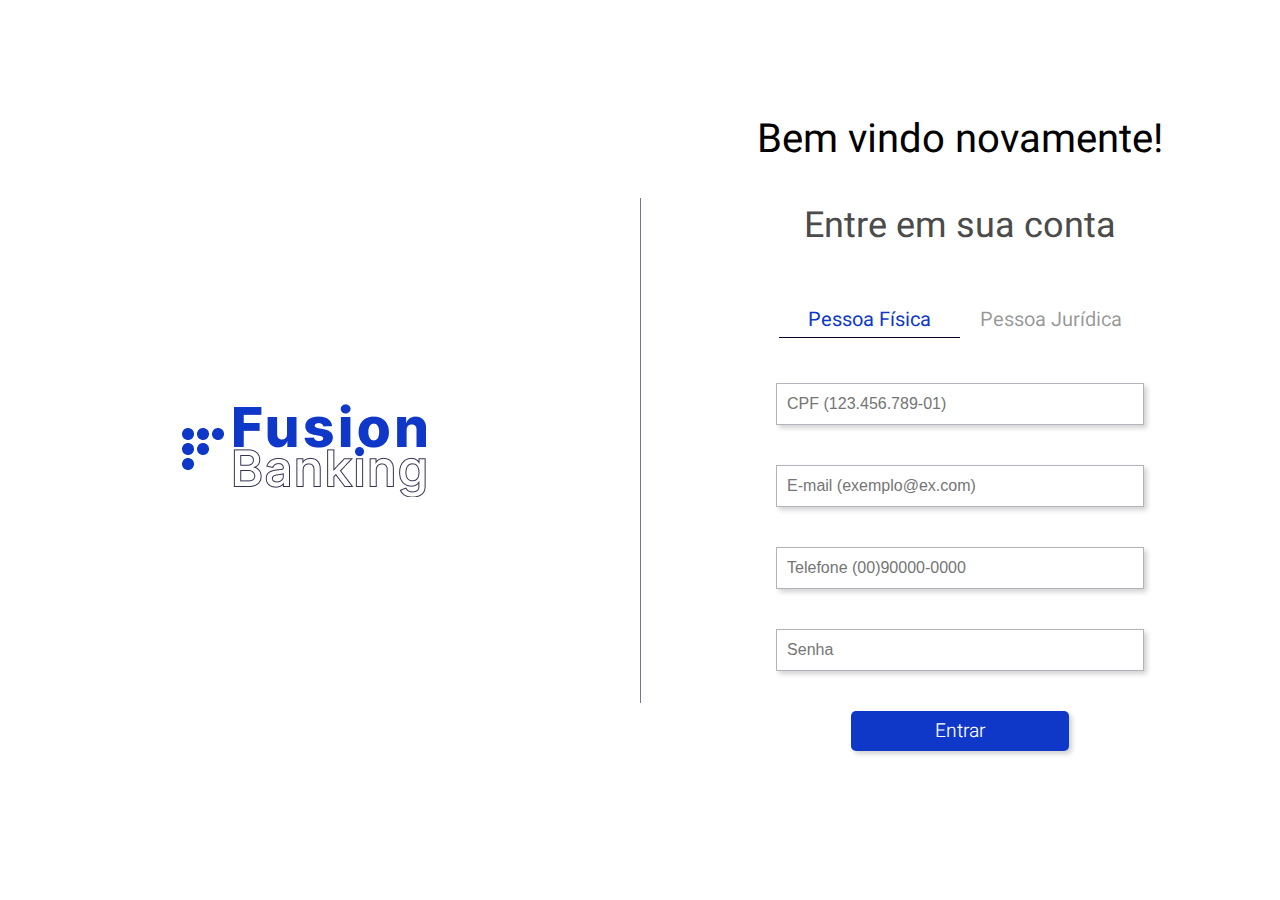
<file: index.html>
<!DOCTYPE html>
<html lang="pt-br">
<head>
    <meta charset="UTF-8">
    <meta http-equiv="X-UA-Compatible" content="IE=edge">
    <meta name="viewport" content="width=device-width, initial-scale=1.0">


    <link rel="stylesheet" href="https://cdnjs.cloudflare.com/ajax/libs/font-awesome/6.2.0/css/all.min.css" integrity="sha512-xh6O/CkQoPOWDdYTDqeRdPCVd1SpvCA9XXcUnZS2FmJNp1coAFzvtCN9BmamE+4aHK8yyUHUSCcJHgXloTyT2A==" crossorigin="anonymous" referrerpolicy="no-referrer" />

    <link rel="stylesheet" href="styles/index.css">

    <title>Login</title>
</head>
<body>
    <section class="login-left">
        <div class="container-login-logo">
            <div class="logo-login"></div>
        </div>
    </section>

    <section class="login-right">
        <h1>Bem vindo novamente!</h1>
        <h2>Entre em sua conta</h2>
        <div class="content">

            <div class="tab-options">
                <div class="tab-option selected fisica" id="fisica">
                    <span>Pessoa Física</span>
                </div>
                <div class="tab-option juridica" id="juridica">
                    <span>Pessoa Jurídica</span>
                </div>
            </div>

            <form class="container-inputs" id="form-login">
                <p id="cpf">
                    <input type="text" name="cpf" id="" placeholder="CPF (123.456.789-01)">
                    <span id="span-cpf">CPF inválido, por favor siga o padrão 123.456.789-01</span>
                </p>
                <p id="email">
                    <input type="text" name="email" id="" placeholder="E-mail (exemplo@ex.com)">
                    <span id="span-email">Email inválido, por favor siga o padrão exemplo@ex.com</span>
                </p>
                <p id="fone">
                    <input type="tel" name="fone" id="" placeholder="Telefone (00)90000-0000">
                    <span id="span-fone">Fone inválido, por favor siga o padrão (00)90000-0000</span>
                </p>
                <p id="senha">
                    <input type="password" name="senha" id="" placeholder="Senha">
                    <span id="span-senha">Senha deve ter ao menos 1 letra, 1 número e 5 caracteres no total</span>
                </p>
                <p id="button-login"><input type="submit" value="Entrar" id="login"></p>
            </form>

        </div>
    </section>

    <script src="/js/login.js"></script>
</body>
</html>
</file>
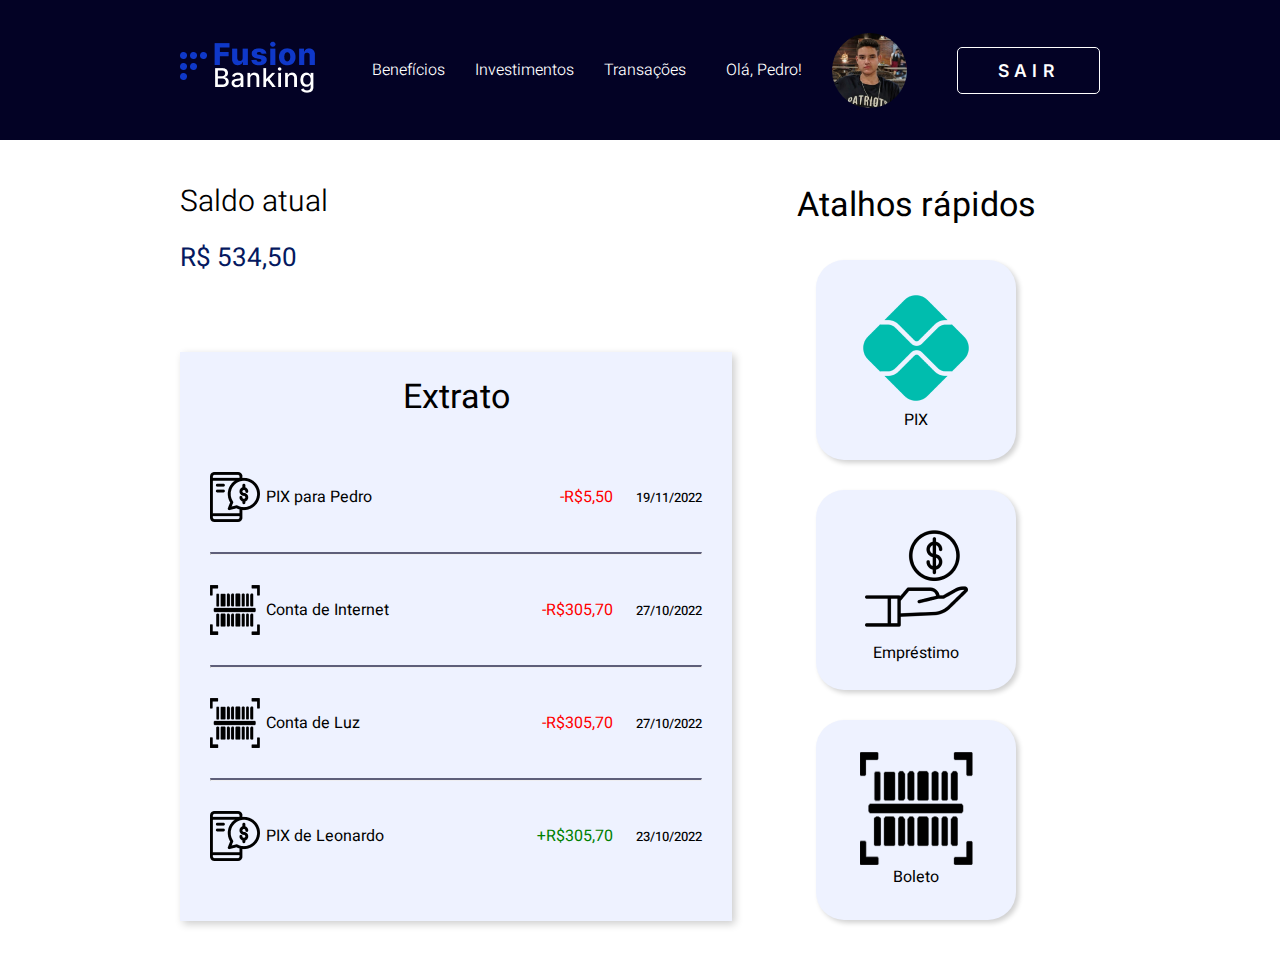
<file: pages/homepage.html>
<!DOCTYPE html>
<html lang="pt-br">
<head>
    <meta charset="UTF-8">
    <meta http-equiv="X-UA-Compatible" content="IE=edge">
    <meta name="viewport" content="width=device-width, initial-scale=1.0">


    <link rel="stylesheet" href="https://cdnjs.cloudflare.com/ajax/libs/font-awesome/6.2.0/css/all.min.css" integrity="sha512-xh6O/CkQoPOWDdYTDqeRdPCVd1SpvCA9XXcUnZS2FmJNp1coAFzvtCN9BmamE+4aHK8yyUHUSCcJHgXloTyT2A==" crossorigin="anonymous" referrerpolicy="no-referrer" />

    <link rel="stylesheet" href="../styles/navbar/navbar.css">

    <link rel="stylesheet" href="/styles/pages/homepage/homepage.css">

    <title>Fusion Bank</title>
</head>
<body>
    <nav id="navbar">
        <div class="logo">
            <img src="../img/logo-navbar.png" alt="Logo do site Fusion Banking" id="logo-navbar">
        </div>

        <div class="options">

            <ul class="nav-left">
                <li><a href="">Benefícios</a></li>
                <li><a href="">Investimentos</a></li>
                <li><a href="">Transações</a></li>
            </ul>

            <ul class="nav-right">
                <div class="user-area">
                    <li><a href="">Olá, Pedro!</a></li>
                    <li id="user-pic"><a href=""><img src="/img/pedro.jpeg" alt=""></a></li>
                </div>
                <li><button id="logout">SAIR</button></li>
            </ul>
            
        </div>

        <div class="burguer" onclick="toggleSidebar()">
            <i class="fa-solid fa-bars nav-icon"></i>
        </div>
        
    </nav>
    <main id="content">

        <section class="informacoes">

            <section class="saldo">
                <h1>Saldo atual</h1>
                <i class="fa-solid fa-eye" id="icon"></i>
                <!-- <i class="fa-solid fa-eye-slash" id="icon"></i> -->
                <!-- <img src="/img/slashed-eye.png" alt=""> -->
                <p id="balance">R$ 534,50</p>
            </section>
    
            <section class="extrato">
                <h1>Extrato</h1>

                <div class="transacao">

                    <div class="tipo-transacao">
                        <img src="/img/phone-transaction.png" alt="">
                        <p>PIX para Pedro</p>
                    </div>
                    <div class="info-transacao">
                        <span class="saida">-R$5,50</span>
                        <span>19/11/2022</span>
                    </div>

                </div>
            
                <hr>

                <div class="transacao">

                    <div class="tipo-transacao">
                        <img src="/img/boleto.png" alt="">
                        <p>Conta de Internet</p>
                    </div>
                    <div class="info-transacao">
                        <span class="saida">-R$305,70</span>
                        <span>27/10/2022</span>
                    </div>

                </div>

                <hr>

                <div class="transacao">

                    <div class="tipo-transacao">
                        <img src="/img/boleto.png" alt="">
                        <p>Conta de Luz</p>
                    </div>
                    <div class="info-transacao">
                        <span class="saida">-R$305,70</span>
                        <span>27/10/2022</span>
                    </div>

                </div>

                <hr>

                <div class="transacao">

                    <div class="tipo-transacao">
                        <img src="/img/phone-transaction.png" alt="">
                        <p>PIX de Leonardo</p>
                    </div>
                    <div class="info-transacao">
                        <span class="entrada">+R$305,70</span>
                        <span>23/10/2022</span>
                    </div>

                </div>

            </section>

        </section>

        <section class="atalhos">
            <h1>Atalhos rápidos</h1>

            <div class="container-cards">

                <div class="card-atalho">
                    <img src="/img/pix.png" alt="">
                    <span>PIX</span>
                </div>

                <div class="card-atalho">
                    <img src="/img/emprestimo.png" alt="">
                    <span>Empréstimo</span>
                </div>

                <div class="card-atalho">
                    <img src="/img/boleto-card.png" alt="">
                    <span>Boleto</span>
                </div>
            </div>
        </section>

    </main> 

    <script src="../js/navbar.js"></script>
    <script src="/js/homepage.js"></script>
</body>
</html>
</file>
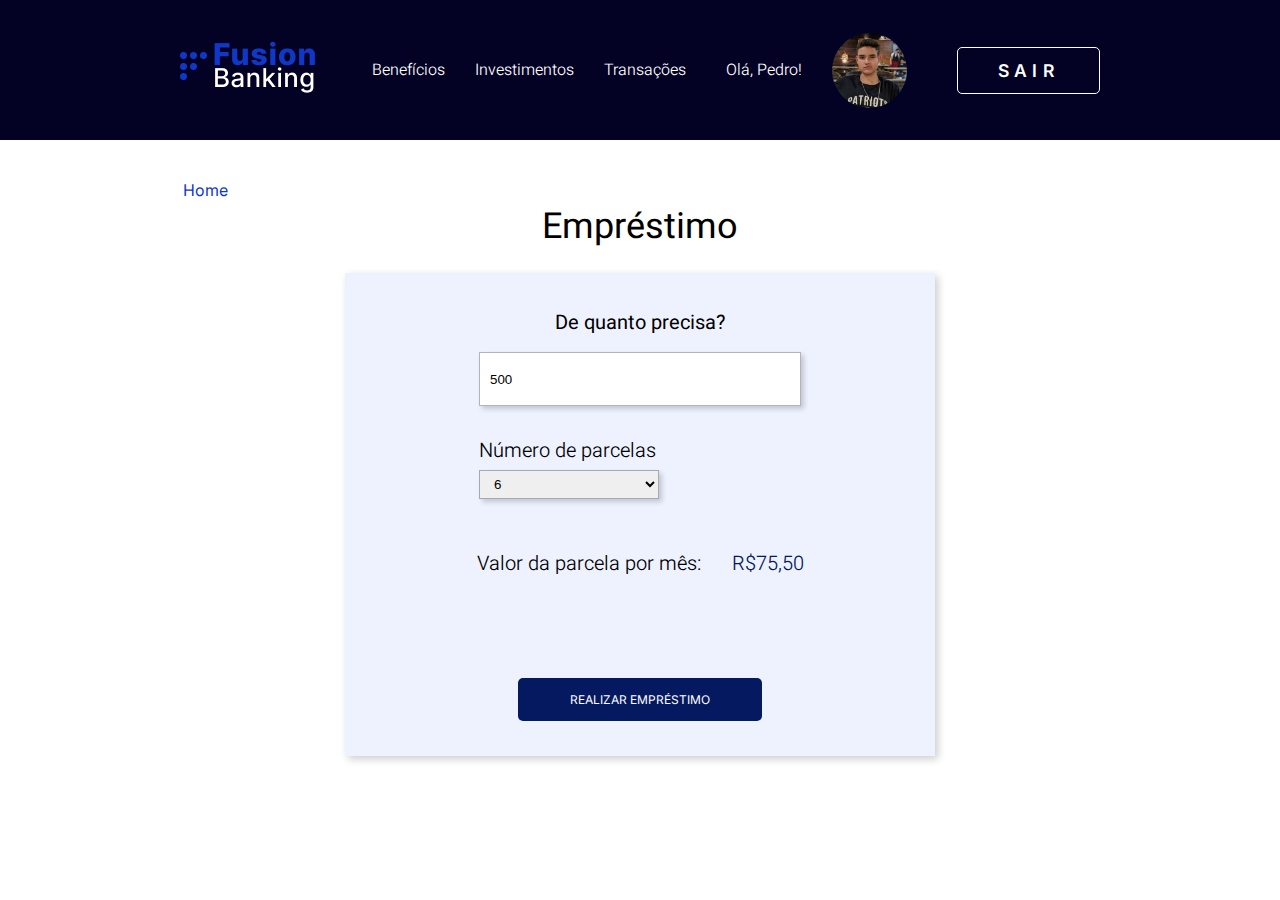
<file: pages/loan.html>
<!DOCTYPE html>
<html lang="pt-br">
<head>
    <meta charset="UTF-8">
    <meta http-equiv="X-UA-Compatible" content="IE=edge">
    <meta name="viewport" content="width=device-width, initial-scale=1.0">


    <link rel="stylesheet" href="https://cdnjs.cloudflare.com/ajax/libs/font-awesome/6.2.0/css/all.min.css" integrity="sha512-xh6O/CkQoPOWDdYTDqeRdPCVd1SpvCA9XXcUnZS2FmJNp1coAFzvtCN9BmamE+4aHK8yyUHUSCcJHgXloTyT2A==" crossorigin="anonymous" referrerpolicy="no-referrer" />

    <link rel="stylesheet" href="../styles/navbar/navbar.css">
    <link rel="stylesheet" href="/styles/pages/loan/loan.css">

    
    <title>Empréstimo</title>
</head>
<body>
    <nav id="navbar">
        <div class="logo">
            <img src="../img/logo-navbar.png" alt="Logo do site Fusion Banking" id="logo-navbar">
        </div>

        <div class="options">

            <ul class="nav-left">
                <li><a href="">Benefícios</a></li>
                <li><a href="">Investimentos</a></li>
                <li><a href="">Transações</a></li>
            </ul>

            <ul class="nav-right">
                <div class="user-area">
                    <li><a href="">Olá, Pedro!</a></li>
                    <li id="user-pic"><a href=""><img src="/img/pedro.jpeg" alt=""></a></li>
                </div>
                <li><button id="logout">SAIR</button></li>
            </ul>
            
        </div>

        <div class="burguer" onclick="toggleSidebar()">
            <i class="fa-solid fa-bars nav-icon"></i>
        </div>
        
    </nav>
    <a href="/pages/homepage.html" class="home"><i class="fa-solid fa-chevron-left"></i>Home</a>
    <main id="content">

        <h1>Empréstimo</h1>

        <form action="" class="form-emprestimo" id="form-emprestimo">
            
            <h2>De quanto precisa?</h2>
    
            <div class="container-inputs">
                <input type="number" name="valor-emprestimo" id="valor-emprestimo" placeholder="Insira o valor desejado" value="500" min="500" >
                <label for="parcelas">Número de parcelas</label>
                <select name="parcelas" id="parcelas">
                    <option value="6">6</option>
                    <option value="12">12</option>
                    <option value="24">24</option>
                    <option value="48">48</option>
                </select>   
            </div>
            <p>Valor da parcela por mês: <span id="valor-parcelas">R$75,50</span></p>
            <input type="submit" value="Realizar Empréstimo" id="submit-emprestimo">

        </form>
        
    </main>
 
    <script src="/js/navbar.js"></script>
    <script src="/js/loan.js"></script>
</body>
</file>
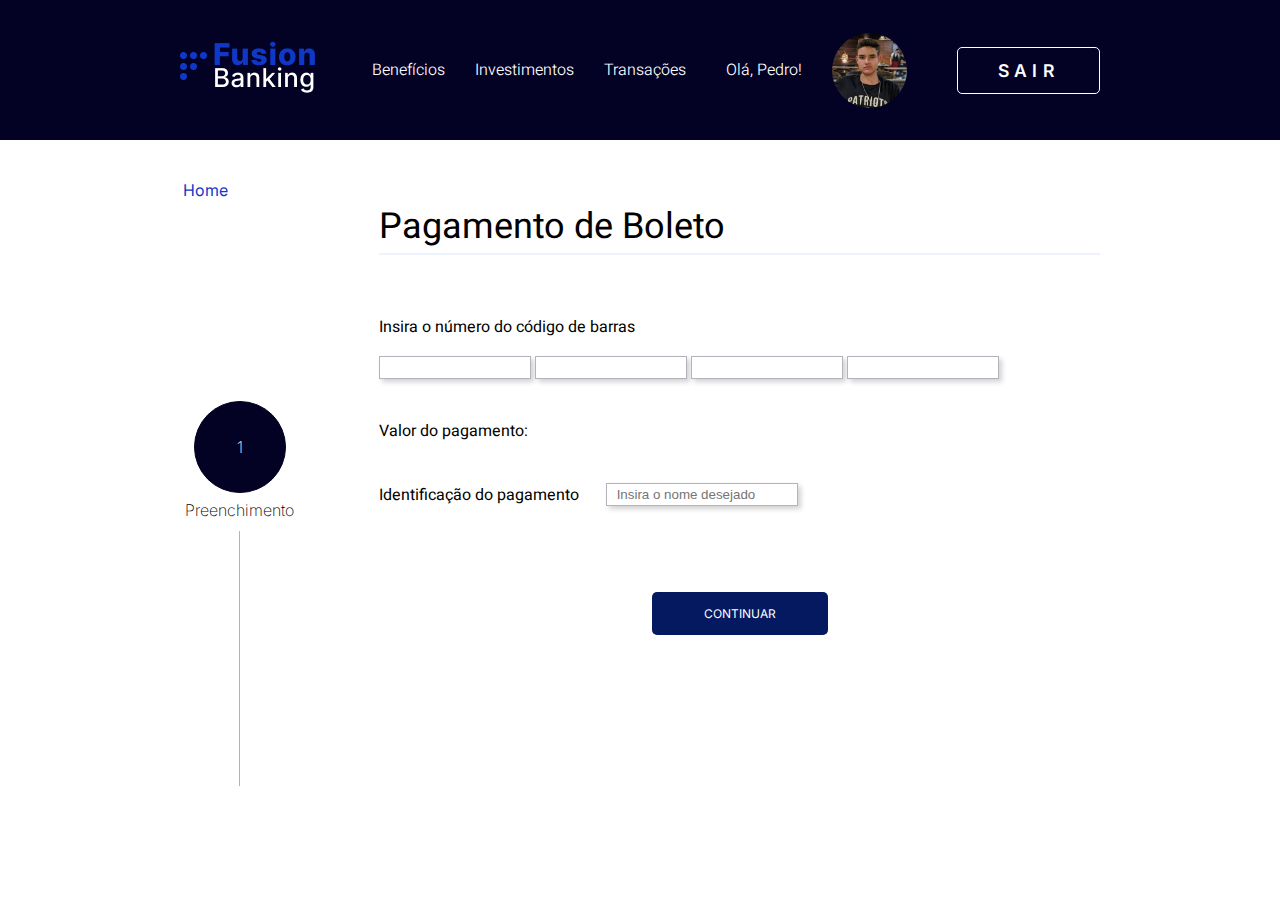
<file: pages/payment.html>
<!DOCTYPE html>
<html lang="pt-br">
<head>
    <meta charset="UTF-8">
    <meta http-equiv="X-UA-Compatible" content="IE=edge">
    <meta name="viewport" content="width=device-width, initial-scale=1.0">


    <link rel="stylesheet" href="https://cdnjs.cloudflare.com/ajax/libs/font-awesome/6.2.0/css/all.min.css" integrity="sha512-xh6O/CkQoPOWDdYTDqeRdPCVd1SpvCA9XXcUnZS2FmJNp1coAFzvtCN9BmamE+4aHK8yyUHUSCcJHgXloTyT2A==" crossorigin="anonymous" referrerpolicy="no-referrer" />

    <link rel="stylesheet" href="../styles/navbar/navbar.css">
    <link rel="stylesheet" href="/styles/pages/payment/payment.css">

    
    <title>Boleto</title>
</head>
<body>
    <nav id="navbar">
        <div class="logo">
            <img src="../img/logo-navbar.png" alt="Logo do site Fusion Banking" id="logo-navbar">
        </div>

        <div class="options">

            <ul class="nav-left">
                <li><a href="">Benefícios</a></li>
                <li><a href="">Investimentos</a></li>
                <li><a href="">Transações</a></li>
            </ul>

            <ul class="nav-right">
                <div class="user-area">
                    <li><a href="">Olá, Pedro!</a></li>
                    <li id="user-pic"><a href=""><img src="/img/pedro.jpeg" alt=""></a></li>
                </div>
                <li><button id="logout">SAIR</button></li>
            </ul>
            
        </div>

        <div class="burguer" onclick="toggleSidebar()">
            <i class="fa-solid fa-bars nav-icon"></i>
        </div>
        
    </nav>
    <a href="/pages/homepage.html" class="home"><i class="fa-solid fa-chevron-left"></i>Home</a>
    <main id="content">
        <!-- Botão HOME-->
        

        <!-- Passos e Barra de progresso -->
        <section class="progress">
            <div class="wrapper-round  wrapper-round-active"  id="wrapper-round-1">
                <div class="round">
                    <span class="step-number">1</span>
                </div>
                <p>Preenchimento</p>
            </div>
            <div class="wrapper-round" id="wrapper-round-2">
                <div class="round">
                    <span class="step-number">2</span>
                </div>
                <p>Confirmação</p>
            </div>
            <div class="wrapper-round" id="wrapper-round-3">
                <div class="round">
                    <span class="step-number">3</span>
                </div>
                <p>Pagamento</p>
            </div>
        </section>
        <!-- Conteúdo a ser inserido posteriormente -->
        <section class="payment-content">

            <h1>Pagamento de Boleto</h1>
            <hr>
            <!-- FORMULARIO -->
            <form action="#" class="form">
    
                <!-- PASSO 1 -->
                <div class="form-step form-step-active"  id="div-step-1">
    
                    <div class="container-passo1">
                        
                        <div class="container-inputs">
                            <p>Insira o número do código de barras</p>
                            <input type="text" name="codigo1" id="codigo1" class="input-barras">
                            <input type="text" name="codigo2" id="codigo2" class="input-barras">
                            <input type="text" name="codigo3" id="codigo3" class="input-barras">
                            <input type="text" name="codigo4" id="codigo4" class="input-barras">
                            <br>
                            <span class="alerta" id="span-codigo-barras">Todos os campos devem estar preenchidos com 5 ou mais valores numéricos.</span>
                        </div>
                        <p class="valor-boleto">Valor do pagamento: <span id="valor-boleto"></span></p>
                        <div class="payment-id">
                            <p>Identificação do pagamento</p>
                            <input type="text" name="nome-pagamento" id="nome-pagamento" placeholder="Insira o nome desejado">
                            <br>

                        </div>
                        <span class="alerta" id="span-nome-boleto">O nome do boleto não pode estar vazio.</span>
                    </div>
                    
                    <div class="step-btn">
                        <button class="continue" id="btn-cont1">Continuar</button>
                    </div>
    
                </div>
    
                <!-- PASSO 2 -->
                <div class="form-step" id="div-step-2">
                    <div class="container-passo2">
    
                        <table border="1">
                            <tr>
                                <td>Representação numérica do código de barras:</td>
                                <td id="codigo-barras">8446774800876 55344577200 34144143  1344144</td>
                            </tr>
                            <tr>
                                <td>Data de débito:</td>
                                <td id="data">24/11/2022</td>
                            </tr>
                            <tr>
                                <td>Descrição:</td>
                                <td id="descricao">Débito em conta</td>
                            </tr>
                            <tr>
                                <td>Valor:</td>
                                <td id="valor">R$XX,XX</td>
                            </tr>
                            <tr>
                                <td>Identificação do pagamento:</td>
                                <td id="identificacao">Conta de Luz</td>
                            </tr>
                        </table>
    
                    </div>
    
                    <div class="step-btn">
                        <button class="continue" id="btn-cont2">Continuar</button>
                    </div>
                    
                </div>
    
                <!-- PASSO 3 -->
                <div class="form-step" id="div-step-3">
                    
                    <div class="container-passo3">
                        <p>Digite sua senha de transação para finalizar o pagamento</p>
                        <div class="container-input-senha">
                            <label for="senha-transacao">Senha</label>
                            <input type="password" name="senha-transacao" id="senha-transacao">
                            
                        </div>
                        <span class="alerta-senha" id="span-senha-transacao">A senha deve possuir exatamente 4 caracteres numéricos.</span>
                    </div>
                    
    
                    <div class="step-btn">
                        <button class="finish" id="btn-finish">Finalizar</button>
                    </div>
                    
                </div>
    
            </form>

        </section>


    </main>
    <div class="payment-approved">
        <div class="card-payment">
            <div class="card-top">
                <img src="/img/success2.png" alt="">
            </div>
            <div class="card-bottom">
                <h2>Pagamento realizado com sucesso!</h2>
                <p>Voltando para a home page...</p>
            </div>
            
        </div>
    </div>

    <script src="/js/navbar.js"></script>
    <script src="/js/payment.js"></script>
    <script src="/js/tdd-payment.js"></script>
</body>
</html>
</file>
<file: styles/index.css>
@import url("https://fonts.googleapis.com/css2?family=Heebo:wght@100;200;300;400;500;600;700&display=swap");
@import url("https://fonts.googleapis.com/css2?family=Inter:wght@100;200;300;400;500;600;700;800&display=swap");
/* ----- FONTES -----*/
/* ----- CORES -----*/
* {
  padding: 0;
  margin: 0;
  text-decoration: none !important;
  list-style: none !important;
}

body, .login-left, .login-right {
  display: flex;
  align-items: center;
  justify-content: center;
}

body {
  width: 100vw;
  height: 100vh;
  display: flex;
}
body .login-left {
  width: 50vw;
  align-items: center;
  justify-content: center;
  border-right: 1px solid rgba(3, 2, 37, 0.5411764706);
  height: 505px;
}
body .login-left .logo-login {
  width: 276px;
  height: 93px;
  background-image: url("/img/logo-login.png");
}
body .login-right {
  width: 50vw;
  flex-direction: column;
}
body .login-right h1, body .login-right h2 {
  font-family: "Heebo", sans-serif;
  font-weight: 400;
}
body .login-right h1 {
  font-size: 40px;
  margin-bottom: 30px;
  text-align: center;
}
body .login-right h2 {
  font-size: 36px;
  color: #4B4B4B;
  margin-bottom: 50px;
  text-align: center;
}
body .login-right .content .tab-options {
  display: flex;
  align-items: center;
  justify-content: center;
  margin-bottom: 45px;
}
body .login-right .content .tab-options .tab-option {
  width: 15vw;
  text-align: center;
  padding: 3px;
  cursor: pointer;
  color: rgba(0, 0, 0, 0.412);
}
body .login-right .content .tab-options .selected {
  border-bottom: 1px solid #030225;
  color: #0F38C9;
}
body .login-right .content .tab-options span {
  font-family: "Heebo", sans-serif;
  font-size: 20px;
}
body .login-right .content form.container-inputs {
  display: flex;
  flex-direction: column;
  align-items: center;
}
body .login-right .content form.container-inputs p {
  display: flex;
  flex-direction: column;
  align-items: center;
  justify-content: center;
  margin-bottom: 40px;
  width: 30vw;
}
body .login-right .content form.container-inputs p input {
  width: 99%;
  height: 40px;
  padding-left: 10px;
  border: 1px solid rgba(3, 2, 37, 0.3);
  box-shadow: 3px 3px 5px rgba(0, 0, 0, 0.18);
  font-size: 16px;
}
body .login-right .content form.container-inputs p input:focus {
  outline: none;
  border: 1.2px solid rgba(15, 55, 201, 0.662745098);
}
body .login-right .content form.container-inputs p input[type=submit] {
  cursor: pointer;
  width: 17vw;
  padding: 0;
  border: none;
  border-radius: 5px;
  background-color: #0F38C9;
  color: white;
  font-family: "Heebo", sans-serif;
  font-size: 1.2em;
  font-weight: 300;
}
body .login-right .content form.container-inputs p span {
  display: none;
  color: red;
  font-size: 13px;
}

@media screen and (min-width: 1200px) {
  .login-right .tab-option {
    width: 175px !important;
  }
  .login-right form.container-inputs p {
    width: 360px !important;
  }
}
@media screen and (max-width: 950px) {
  .content {
    width: 50vw;
  }
  .login-left {
    width: 30vw !important;
  }
  .login-right {
    width: 60vw !important;
  }
  .login-right .tab-option span {
    font-family: "Heebo", sans-serif;
    font-size: 16px !important;
  }
}
@media screen and (max-width: 762px) {
  body {
    flex-direction: column;
  }
  body .login-left {
    height: 20vh !important;
    width: 70vw !important;
    border-right: none;
    border-bottom: 1px solid rgba(3, 2, 37, 0.5411764706);
    margin-bottom: 50px;
  }
  body .login-left .logo-login {
    width: 182px;
    height: 68px;
    background-image: url("/img/logo-login-menor.png");
  }
  body .login-right {
    padding: 0 !important;
    height: 80vh !important;
    width: 80vw !important;
  }
  body .login-right h1, body .login-right h2 {
    margin-bottom: 20px;
  }
  body .login-right .content {
    width: 100%;
    height: 100%;
  }
  body .login-right .tab-option {
    width: 175px !important;
  }
  body .login-right form.container-inputs p {
    width: 90vw !important;
  }
  body .login-right form.container-inputs input[type=submit] {
    width: 200px !important;
  }
}
@media screen and (max-width: 506px) {
  .login-right h1 {
    font-size: 30px !important;
  }
  .login-right h2 {
    font-size: 24px !important;
  }
}/*# sourceMappingURL=index.css.map */
</file>
<file: styles/navbar/navbar.css>
@import url("https://fonts.googleapis.com/css2?family=Heebo:wght@100;200;300;400;500;600;700&display=swap");
@import url("https://fonts.googleapis.com/css2?family=Inter:wght@100;200;300;400;500;600;700;800&display=swap");
/* ----- FONTES -----*/
/* ----- CORES -----*/
* {
  padding: 0;
  margin: 0;
  text-decoration: none !important;
  list-style: none !important;
}

nav {
  display: flex;
  align-items: center;
  background-color: #030225;
  height: 140px;
  padding: 0 180px 0 180px;
  font-family: "Heebo", sans-serif;
  font-weight: 300;
  margin-bottom: 40px;
}
nav .logo {
  margin-right: 55px;
  cursor: pointer;
}
nav .options {
  display: flex;
  width: 87%;
  align-items: center;
  justify-content: space-between;
}
nav .options ul {
  display: flex;
  align-items: center;
}
nav .options li {
  margin-right: 30px;
}
nav .options li a {
  color: #FFF;
}
nav .options li:last-child {
  margin: 0;
}
nav .options .nav-right button {
  background: none;
  font-family: "Inter", sans-serif;
  font-size: 1.1em;
  font-weight: 600;
  letter-spacing: 0.305em;
  color: white;
  padding: 12px 40px;
  border: 0.1px solid #FFF;
  border-radius: 5px;
  margin-left: 20px;
}
nav .options .nav-right button:hover {
  cursor: pointer;
}
nav .options .nav-right .user-area {
  display: flex;
  align-items: center;
  justify-content: center;
  margin-right: 30px;
}
nav .options .nav-right .user-area li#user-pic a {
  display: flex;
  align-items: center;
  justify-content: center;
}
nav .options li {
  color: #FFF;
}
nav .options img {
  width: 75px;
  border-radius: 50%;
}
nav .burguer {
  display: none;
}
nav .close-sidebar {
  display: none;
}

@media screen and (max-width: 1265px) {
  nav {
    padding: 0 40px 0 40px;
  }
}
@media screen and (max-width: 980px) {
  body {
    overflow-x: hidden;
  }
  body .burguer {
    display: block !important;
    color: #FFF;
    font-size: 40px;
    position: absolute;
    right: 40px;
    z-index: 2;
  }
  body .options {
    background-color: #05042b;
    position: absolute;
    flex-direction: column;
    justify-content: center !important;
    top: 0;
    height: 100%;
    width: 45vw !important;
    padding: 1em 1em;
    right: -100vw;
    -webkit-animation-duration: 1s;
            animation-duration: 1s;
    z-index: 1;
  }
  body .options .nav-left, body .options .nav-right {
    flex-direction: column;
  }
  body .options li {
    margin-right: 0;
    margin-bottom: 8vh;
  }
  body .options li button {
    margin-left: 0 !important;
  }
  body .options .nav-left {
    margin-top: 5vh;
    margin-bottom: 8vh;
  }
  body .options .nav-right .user-area {
    flex-direction: row-reverse;
    margin: 0;
    margin-bottom: 20vh;
  }
  body .options .nav-right .user-area li {
    margin: 0;
  }
  body .options .nav-right .user-area li#user-pic {
    margin-right: 1em;
  }
  @-webkit-keyframes showSidebar {
    from {
      right: -100vw;
    }
    to {
      right: 0;
    }
  }
  @keyframes showSidebar {
    from {
      right: -100vw;
    }
    to {
      right: 0;
    }
  }
  @-webkit-keyframes hideSidebar {
    from {
      right: 0;
    }
    to {
      right: -100vw;
    }
  }
  @keyframes hideSidebar {
    from {
      right: 0;
    }
    to {
      right: -100vw;
    }
  }
}/*# sourceMappingURL=navbar.css.map */
</file>
<file: styles/pages/homepage/homepage.css>
@import url("https://fonts.googleapis.com/css2?family=Heebo:wght@100;200;300;400;500;600;700&display=swap");
@import url("https://fonts.googleapis.com/css2?family=Inter:wght@100;200;300;400;500;600;700;800&display=swap");
/* ----- FONTES -----*/
/* ----- CORES -----*/
* {
  padding: 0;
  margin: 0;
  text-decoration: none !important;
  list-style: none !important;
}

main {
  margin: 0 auto 50px auto;
  padding: 0 180px;
  display: flex;
  justify-content: space-between;
  font-family: "Heebo", sans-serif;
}
main .informacoes {
  width: 600px;
}
main .informacoes .saldo {
  display: grid;
  grid-template-columns: 1.9fr 0.1fr;
  grid-template-rows: 2fr;
  grid-template-areas: "h1saldo icon" "money money";
  align-items: center;
  grid-row-gap: 15px;
  width: 200px;
  margin-bottom: 75px;
}
main .informacoes .saldo h1, main .informacoes .saldo p {
  font-weight: 300;
}
main .informacoes .saldo h1 {
  grid-area: "h1saldo";
  font-size: 30px;
}
main .informacoes .saldo i {
  grid-area: "icon";
  cursor: pointer;
  font-size: 22px;
}
main .informacoes .saldo p {
  grid-area: "money";
  font-size: 26px;
  font-weight: 400;
  color: #051960;
}
main .informacoes .extrato {
  padding: 20px 30px 30px 30px;
  background-color: #EEF2FF;
  box-shadow: 3px 3px 8px rgba(0, 0, 0, 0.2);
}
main .informacoes .extrato h1 {
  text-align: center;
  margin-bottom: 20px;
  font-size: 34px;
  font-weight: 400;
}
main .informacoes .extrato .transacao {
  display: flex;
  align-items: center;
  justify-content: space-between;
  height: 110px;
}
main .informacoes .extrato .transacao img {
  margin-right: 6px;
}
main .informacoes .extrato .transacao .tipo-transacao {
  display: flex;
  align-items: center;
}
main .informacoes .extrato .transacao .info-transacao {
  display: flex;
  align-items: center;
}
main .informacoes .extrato .transacao .info-transacao span:last-child {
  font-size: 13px;
  font-weight: 500;
}
main .informacoes .extrato .transacao .info-transacao .entrada, main .informacoes .extrato .transacao .info-transacao .saida {
  font-size: 16px;
  font-weight: 400;
  margin-right: 23px;
}
main .informacoes .extrato .transacao .info-transacao .entrada {
  color: green;
}
main .informacoes .extrato .transacao .info-transacao .saida {
  color: red;
}
main .informacoes .extrato hr {
  border-top: 2px solid rgba(3, 2, 37, 0.7803921569);
  opacity: 78%;
}
main .atalhos {
  width: 400px;
}
main .atalhos h1 {
  text-align: center;
  font-size: 34px;
  font-weight: 400;
}
main .atalhos .container-cards {
  display: flex;
  flex-direction: column;
  align-items: center;
}
main .atalhos .container-cards .card-atalho {
  display: flex;
  flex-direction: column;
  align-items: center;
  justify-content: center;
  width: 200px;
  height: 200px;
  background-color: #EEF2FF;
  color: #000;
  text-decoration: none;
  margin-top: 30px;
  border-radius: 28px;
  box-shadow: 3px 3px 5px rgba(0, 0, 0, 0.18);
  cursor: pointer;
}

@media screen and (max-width: 1265px) {
  main {
    padding: 0 60px 0 60px;
  }
}
@media screen and (max-width: 980px) {
  main {
    padding: 0 30px 0 30px;
  }
  .atalhos {
    padding-top: 170px;
    width: -webkit-fit-content !important;
    width: -moz-fit-content !important;
    width: fit-content !important;
  }
  .atalhos .card-atalho {
    padding: 5px;
    width: 100px !important;
    height: 100px !important;
    margin-top: 40px !important;
  }
  .atalhos .card-atalho img {
    width: 60px;
  }
}
@media screen and (max-width: 720px) {
  main {
    flex-direction: column;
  }
  .informacoes {
    width: 90vw !important;
  }
  .atalhos {
    order: 1;
    padding-top: 0;
    margin-top: 50px;
    width: 100% !important;
  }
  .atalhos .container-cards {
    flex-direction: row !important;
    justify-content: space-between;
  }
  .atalhos .container-cards .card-atalho {
    width: 150px !important;
    height: 150px !important;
  }
  .atalhos .container-cards .card-atalho img {
    width: 90px;
  }
}
@media screen and (max-width: 560px) {
  main {
    align-items: center;
  }
  .extrato .transacao .tipo-transacao {
    width: 100px;
  }
  .extrato .transacao img {
    width: 25px;
  }
  .atalhos {
    width: 90% !important;
  }
  .atalhos .container-cards {
    width: -webkit-fit-content;
    width: -moz-fit-content;
    width: fit-content;
    flex-wrap: wrap !important;
  }
}
@media screen and (max-width: 432px) {
  .atalhos {
    width: 100% !important;
  }
  .atalhos .container-cards {
    padding-left: 25%;
    padding-right: 20%;
  }
}
@media screen and (max-width: 360px) {
  .extrato {
    padding: 20px 10px 30px 10px !important;
  }
  .extrato .transacao .info-transacao .entrada, .extrato .transacao .info-transacao .saida {
    margin-right: 5px !important;
  }
  .atalhos .container-cards {
    padding-left: 20% !important;
    padding-right: 5% !important;
  }
}/*# sourceMappingURL=homepage.css.map */
</file>
<file: styles/pages/loan/loan.css>
@import url("https://fonts.googleapis.com/css2?family=Heebo:wght@100;200;300;400;500;600;700&display=swap");
@import url("https://fonts.googleapis.com/css2?family=Inter:wght@100;200;300;400;500;600;700;800&display=swap");
/* ----- FONTES -----*/
/* ----- CORES -----*/
* {
  padding: 0;
  margin: 0;
  text-decoration: none !important;
  list-style: none !important;
}

.home {
  display: block;
  padding: 0 180px;
  font-family: "Inter", sans-serif;
  color: #0F38C9;
}
.home i {
  transform: translateY(-1px);
  font-size: 14px;
  margin-right: 3px;
}

main#content {
  display: flex;
  flex-direction: column;
  align-items: center;
  justify-content: center;
  font-family: "Heebo", sans-serif;
  padding-bottom: 40px;
}
main#content h1 {
  text-align: center;
  font-size: 36px;
  font-weight: normal;
  margin-bottom: 20px;
}
main#content .form-emprestimo {
  background-color: #EEF2FF;
  box-shadow: 3px 3px 8px rgba(0, 0, 0, 0.2);
  display: flex;
  flex-direction: column;
  justify-content: center;
  align-items: center;
  padding: 35px 20px;
  width: 550px;
}
main#content .form-emprestimo h2 {
  margin-bottom: 15px;
  font-weight: normal;
  font-size: 20px;
}
main#content .form-emprestimo .container-inputs {
  display: flex;
  flex-direction: column;
  width: -webkit-fit-content;
  width: -moz-fit-content;
  width: fit-content;
}
main#content .form-emprestimo .container-inputs input, main#content .form-emprestimo .container-inputs select {
  border: 1px solid rgba(3, 2, 37, 0.3);
  box-shadow: 3px 3px 5px rgba(0, 0, 0, 0.18);
}
main#content .form-emprestimo .container-inputs input:focus, main#content .form-emprestimo .container-inputs select:focus {
  outline: none;
  border: 1.2px solid rgba(15, 55, 201, 0.662745098);
}
main#content .form-emprestimo .container-inputs input {
  width: 300px;
  height: 2rem;
  padding: 10px;
  margin-bottom: 30px;
}
main#content .form-emprestimo .container-inputs label {
  font-weight: 300;
  font-size: 20px;
  margin-bottom: 5px;
}
main#content .form-emprestimo .container-inputs select {
  width: 180px;
  padding: 5px 5px 5px 10px;
  margin-bottom: 50px;
}
main#content .form-emprestimo p {
  font-weight: 300;
  font-size: 20px;
  width: 550px;
  margin-bottom: 100px;
  text-align: center;
}
main#content .form-emprestimo p span#valor-parcelas {
  color: #051960;
  margin-left: 1.3em;
}
main#content .form-emprestimo input[type=submit] {
  background-color: #051960;
  color: white;
  text-transform: uppercase;
  font-family: "Inter", sans-serif;
  font-weight: 400;
  font-size: 12px;
  border: none;
  border-radius: 5px;
  padding: 14px 52px;
}
main#content .form-emprestimo input[type=submit]:hover {
  cursor: pointer;
}

@media screen and (max-width: 1265px) {
  .home {
    padding: 0 60px;
  }
}
@media screen and (max-width: 660px) {
  #content .form-emprestimo {
    width: 85vw !important;
  }
  #content .form-emprestimo p {
    width: 85vw !important;
  }
}/*# sourceMappingURL=loan.css.map */
</file>
<file: styles/pages/payment/payment.css>
@import url("https://fonts.googleapis.com/css2?family=Heebo:wght@100;200;300;400;500;600;700&display=swap");
@import url("https://fonts.googleapis.com/css2?family=Inter:wght@100;200;300;400;500;600;700;800&display=swap");
/* ----- FONTES -----*/
/* ----- CORES -----*/
* {
  padding: 0;
  margin: 0;
  text-decoration: none !important;
  list-style: none !important;
}

.home {
  display: block;
  padding: 0 180px;
  font-family: "Inter", sans-serif;
  color: #0F38C9;
}
.home i {
  transform: translateY(-1px);
  font-size: 14px;
  margin-right: 3px;
}

.alerta {
  display: none;
  color: red;
  font-size: 13px;
}

.alerta-senha {
  display: none;
  color: #000;
  font-size: 13px;
}

main {
  padding: 0 180px;
  display: flex;
}
main .progress {
  padding: 20px 5px;
  display: flex;
  flex-direction: column;
  justify-content: space-around;
  align-items: center;
  margin-right: 80px;
}
main .progress .wrapper-round {
  flex-direction: column;
  justify-content: center;
  align-items: center;
  position: relative;
  font-family: "Inter", sans-serif;
  font-weight: 200;
  display: none;
}
main .progress .wrapper-round .round {
  position: relative;
  width: 90px;
  height: 90px;
  border-radius: 50%;
  background-color: transparent;
  color: #000;
  border: 1px solid #030225;
  margin-bottom: 7px;
}
main .progress .wrapper-round .step-number {
  position: absolute;
  top: 50%;
  left: 50%;
  transform: translate(-50%, -50%);
}
main .progress .wrapper-round::after {
  content: "";
  position: absolute;
  width: 1px;
  height: 255px;
  top: 110%;
  right: 50%;
  background-color: #030225;
  opacity: 30%;
}
main .progress .wrapper-round:last-child::after {
  display: none;
}
main .progress .wrapper-round-active {
  display: flex;
}
main .progress .wrapper-round-active .round {
  background-color: #030225;
  color: #FFF;
}
main .payment-content {
  font-family: "Heebo", sans-serif;
  width: 60vw;
}
main .payment-content h1 {
  font-size: 36px;
  font-weight: normal;
}
main .payment-content hr {
  border: 1px solid #EEF2FF;
}
main .form input {
  padding-left: 10px;
}
main .form input:focus {
  outline: none;
  border: 1.2px solid rgba(15, 55, 201, 0.662745098);
}
main .form .step-btn {
  margin-top: 85px;
  display: flex;
  align-items: center;
  justify-content: center;
}
main .form .step-btn button {
  background-color: #051960;
  color: white;
  text-transform: uppercase;
  font-family: "Inter", sans-serif;
  font-weight: 400;
  font-size: 12px;
  border: none;
  border-radius: 5px;
  padding: 14px 52px;
}
main .form .step-btn button:hover {
  cursor: pointer;
}
main .form .step-btn .finish {
  background-color: #0F38C9;
}
main .form .form-step {
  display: none;
  margin-bottom: 85px;
}
main .form .form-step-active {
  display: block;
}
main .form .container-passo1 {
  padding-top: 60px;
  font-family: "Heebo", sans-serif;
}
main .form .container-passo1 .container-inputs {
  margin-bottom: 40px;
}
main .form .container-passo1 .container-inputs p {
  margin-bottom: 1em;
}
main .form .container-passo1 .container-inputs input {
  width: 140px;
  height: 1.3rem;
  border: 1px solid rgba(3, 2, 37, 0.3);
  box-shadow: 3px 3px 5px rgba(0, 0, 0, 0.18);
}
main .form .container-passo1 p.valor-boleto {
  margin-bottom: 40px;
}
main .form .container-passo1 p.valor-boleto span#valor-boleto {
  color: #051960;
  margin-left: 1.3em;
}
main .form .container-passo1 .payment-id {
  display: flex;
}
main .form .container-passo1 .payment-id input {
  width: 180px;
  height: 1.3rem;
  border: 1px solid rgba(3, 2, 37, 0.3);
  box-shadow: 3px 3px 5px rgba(0, 0, 0, 0.18);
  margin-left: 2em;
}
main .form .container-passo2 {
  display: flex;
  align-items: center;
  justify-content: center;
}
main .form .container-passo2 table {
  border-spacing: 0;
  border-collapse: collapse;
  width: 100%;
}
main .form .container-passo2 table tr td {
  padding: 10px 15px;
}
main .form .container-passo3 {
  display: flex;
  flex-direction: column;
  align-items: center;
}
main .form .container-passo3 p {
  margin-bottom: 28px;
  text-align: center;
}
main .form .container-passo3 .container-input-senha {
  position: relative;
}
main .form .container-passo3 .container-input-senha label {
  position: absolute;
  transform: translate(-130%, 4px);
  color: rgba(0, 0, 0, 0.47);
}
main .form .container-passo3 .container-input-senha input {
  width: 200px;
  height: 30px;
  border: 1px solid rgba(3, 2, 37, 0.3);
  box-shadow: 3px 3px 5px rgba(0, 0, 0, 0.18);
}

.payment-approved {
  display: none;
  width: 100vw;
  height: 100vh;
  position: fixed;
  background-color: rgba(0, 0, 0, 0.39);
  box-shadow: 3px 3px 5px rgba(0, 0, 0, 0.18);
  top: 50%;
  left: 50%;
  transform: translate(-50%, -50%);
}

.card-payment {
  font-family: "Inter", sans-serif;
  width: 300px;
  height: 45%;
  background-color: #EEF2FF;
  position: fixed;
  top: 50%;
  left: 50%;
  transform: translate(-50%, -50%);
  border-radius: 8px;
}
.card-payment .card-top, .card-payment .card-bottom {
  display: flex;
  align-items: center;
  justify-content: center;
}
.card-payment .card-top {
  border-radius: 8px 8px 0px 0px;
  background-color: #030225;
  height: 30%;
}
.card-payment .card-top img {
  width: 80px;
}
.card-payment .card-bottom {
  border-radius: 0px 0px 8px 8px;
  height: 70%;
  flex-direction: column;
  justify-content: flex-start;
  text-align: center;
}
.card-payment .card-bottom h2 {
  margin-top: 75px;
  margin-bottom: 30px;
}

@media screen and (max-width: 1265px) {
  .home {
    padding: 0 60px;
  }
  main {
    padding: 0 60px 0 60px;
  }
  main .payment-content {
    width: 85vw;
  }
}
@media screen and (max-width: 802px) {
  .container-passo1 .payment-id {
    flex-direction: column;
  }
  .container-passo1 .payment-id p {
    margin-bottom: 0.6em;
  }
  .container-passo1 .payment-id input {
    margin-left: 0 !important;
  }
  .container-passo1 #span-codigo-barras {
    width: 80%;
  }
}
@media screen and (max-width: 685px) {
  .progress {
    margin-right: 15px !important;
  }
}
@media screen and (max-width: 618px) {
  .home {
    padding: 0 30px;
  }
  main {
    padding: 0 30px 0 10px;
  }
}
@media screen and (max-width: 540px) {
  .home {
    padding: 0 30px;
    margin-bottom: 40px;
  }
  .progress {
    display: none !important;
  }
  main {
    padding: 0 30px 0 30px;
  }
}
@media screen and (max-width: 444px) {
  .container-passo3 .container-input-senha label {
    display: none;
  }
}
@media screen and (max-width: 384px) {
  .input-barras {
    width: 95% !important;
    margin-bottom: 5px;
  }
  #span-codigo-barras {
    width: 100% !important;
  }
}/*# sourceMappingURL=payment.css.map */
</file>
